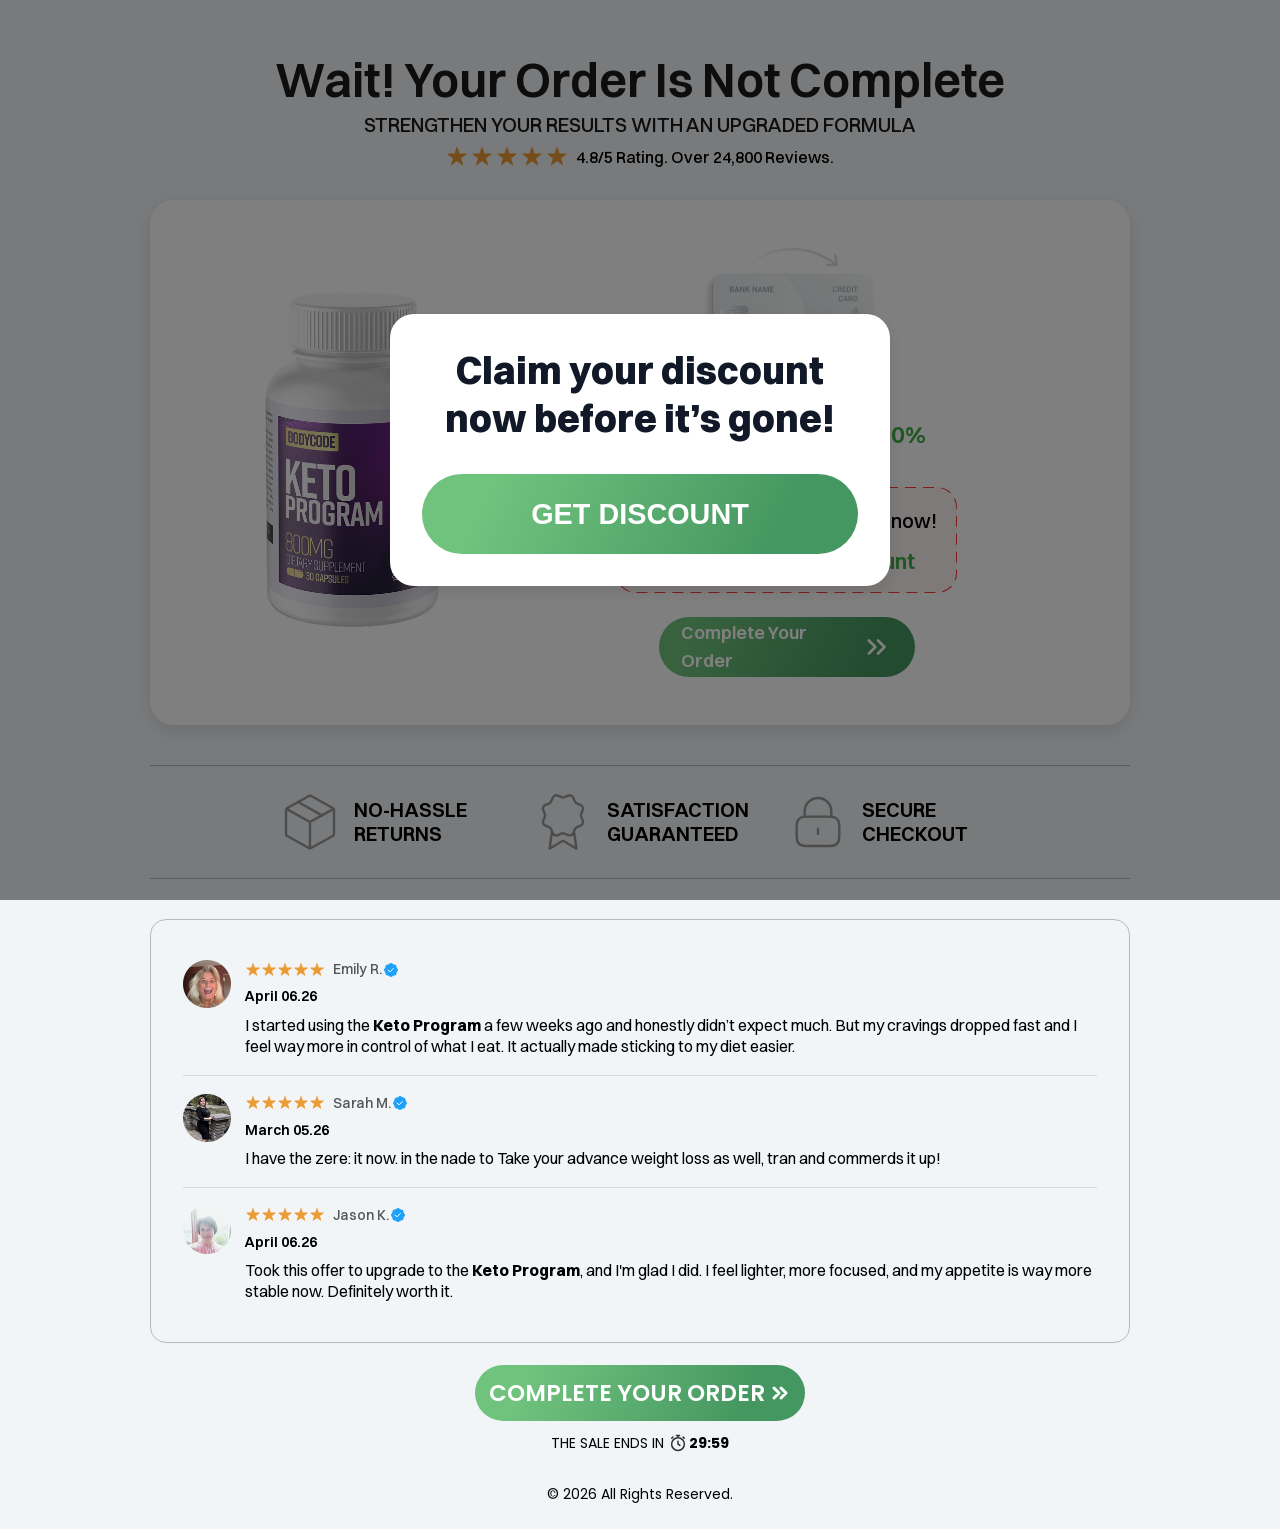
<file: index.html>
<!DOCTYPE html>
<html lang="en">
<head>
    <meta charset="UTF-8">
    <meta name="viewport" content="width=device-width, initial-scale=1">
    <meta name="text-scale" content="scale">
    <title>Wait! Your Order Is Not Complete</title>
    <link rel="stylesheet" href="css/style.css">
</head>
<body>
    <svg style="display: none;" xmlns="http://www.w3.org/2000/svg">
        <symbol id="arrow-right" viewBox="0 0 10 10">
            <path d="M7.10208 5.25H0V4.08333H7.10208L3.83542 0.816667L4.66667 0L9.33333 4.66667L4.66667 9.33333L3.83542 8.51667L7.10208 5.25Z" fill="white" />
        </symbol>
    </svg>

    <div class="popup" id="discountPopup">
        <div class="popup__container">
            <h4 class="popup__title">
                Claim your discount now before it’s gone!
            </h4>

            <button class="popup__btn" type="button" id="discountPopupBtn">
                Get discount
            </button>
        </div>
    </div>

    <main id="wait">
        <div class="container">
            <section class="title">
                <h1>Wait! Your Order Is Not Complete</h1>

                <p>Strengthen your results with an upgraded formula</p>

                <div class="title__rating">
                    <svg viewBox="0 0 122 22" fill="none" xmlns="http://www.w3.org/2000/svg">
                        <path d="M10.6196 1.17082C10.7393 0.802295 11.2607 0.802296 11.3804 1.17082L13.3798 7.32442C13.4334 7.48923 13.587 7.60081 13.7603 7.60081H20.2305C20.618 7.60081 20.7791 8.09666 20.4657 8.32442L15.2311 12.1276C15.0909 12.2294 15.0322 12.41 15.0858 12.5748L17.0852 18.7284C17.205 19.0969 16.7832 19.4033 16.4697 19.1756L11.2351 15.3724C11.0949 15.2706 10.9051 15.2706 10.7649 15.3724L5.53032 19.1756C5.21684 19.4033 4.79504 19.0969 4.91478 18.7284L6.91421 12.5748C6.96776 12.41 6.9091 12.2294 6.7689 12.1276L1.53434 8.32442C1.22085 8.09666 1.38196 7.60081 1.76945 7.60081H8.23973C8.41302 7.60081 8.5666 7.48923 8.62015 7.32442L10.6196 1.17082Z" fill="#EB9C34"/>
                        <path d="M35.6196 1.17082C35.7393 0.802295 36.2607 0.802296 36.3804 1.17082L38.3798 7.32442C38.4334 7.48923 38.587 7.60081 38.7603 7.60081H45.2305C45.618 7.60081 45.7791 8.09666 45.4657 8.32442L40.2311 12.1276C40.0909 12.2294 40.0322 12.41 40.0858 12.5748L42.0852 18.7284C42.205 19.0969 41.7832 19.4033 41.4697 19.1756L36.2351 15.3724C36.0949 15.2706 35.9051 15.2706 35.7649 15.3724L30.5303 19.1756C30.2168 19.4033 29.795 19.0969 29.9148 18.7284L31.9142 12.5748C31.9678 12.41 31.9091 12.2294 31.7689 12.1276L26.5343 8.32442C26.2209 8.09666 26.382 7.60081 26.7695 7.60081H33.2397C33.413 7.60081 33.5666 7.48923 33.6202 7.32442L35.6196 1.17082Z" fill="#EB9C34"/>
                        <path d="M60.6196 1.17082C60.7393 0.802295 61.2607 0.802296 61.3804 1.17082L63.3798 7.32442C63.4334 7.48923 63.587 7.60081 63.7603 7.60081H70.2305C70.618 7.60081 70.7791 8.09666 70.4657 8.32442L65.2311 12.1276C65.0909 12.2294 65.0322 12.41 65.0858 12.5748L67.0852 18.7284C67.205 19.0969 66.7832 19.4033 66.4697 19.1756L61.2351 15.3724C61.0949 15.2706 60.9051 15.2706 60.7649 15.3724L55.5303 19.1756C55.2168 19.4033 54.795 19.0969 54.9148 18.7284L56.9142 12.5748C56.9678 12.41 56.9091 12.2294 56.7689 12.1276L51.5343 8.32442C51.2209 8.09666 51.382 7.60081 51.7695 7.60081H58.2397C58.413 7.60081 58.5666 7.48923 58.6202 7.32442L60.6196 1.17082Z" fill="#EB9C34"/>
                        <path d="M85.6196 1.17082C85.7393 0.802295 86.2607 0.802296 86.3804 1.17082L88.3798 7.32442C88.4334 7.48923 88.587 7.60081 88.7603 7.60081H95.2305C95.618 7.60081 95.7791 8.09666 95.4657 8.32442L90.2311 12.1276C90.0909 12.2294 90.0322 12.41 90.0858 12.5748L92.0852 18.7284C92.205 19.0969 91.7832 19.4033 91.4697 19.1756L86.2351 15.3724C86.0949 15.2706 85.9051 15.2706 85.7649 15.3724L80.5303 19.1756C80.2168 19.4033 79.795 19.0969 79.9148 18.7284L81.9142 12.5748C81.9678 12.41 81.9091 12.2294 81.7689 12.1276L76.5343 8.32442C76.2209 8.09666 76.382 7.60081 76.7695 7.60081H83.2397C83.413 7.60081 83.5666 7.48923 83.6202 7.32442L85.6196 1.17082Z" fill="#EB9C34"/>
                        <path d="M110.62 1.17082C110.739 0.802295 111.261 0.802296 111.38 1.17082L113.38 7.32442C113.433 7.48923 113.587 7.60081 113.76 7.60081H120.231C120.618 7.60081 120.779 8.09666 120.466 8.32442L115.231 12.1276C115.091 12.2294 115.032 12.41 115.086 12.5748L117.085 18.7284C117.205 19.0969 116.783 19.4033 116.47 19.1756L111.235 15.3724C111.095 15.2706 110.905 15.2706 110.765 15.3724L105.53 19.1756C105.217 19.4033 104.795 19.0969 104.915 18.7284L106.914 12.5748C106.968 12.41 106.909 12.2294 106.769 12.1276L101.534 8.32442C101.221 8.09666 101.382 7.60081 101.769 7.60081H108.24C108.413 7.60081 108.567 7.48923 108.62 7.32442L110.62 1.17082Z" fill="#EB9C34"/>
                    </svg>

                    4.8/5 Rating. Over 24,800 Reviews.
                </div>
            </section>

            <section class="card">
                <div class="card__product">
                    <picture>
                        <source srcset="img/keto-program-desk.png" media="(min-width: 768px)" />
                        <img src="img/keto-program.png" alt="Keto Program" />
                    </picture>
                </div>

                <div class="card__info">
                    <img class="card__image" src="img/credit-card.svg" alt="">

                    <h2>Burn Your Excess Fat Faster <span>90% Faster</span></h2>

                    <div class="card__take-chance">
                        <svg class="card__take-chance-hurry" viewBox="0 0 72 59" fill="none" xmlns="http://www.w3.org/2000/svg">
                            <path d="M9.36621 43.736H19.2254" stroke="black" stroke-width="1.97183" stroke-linecap="round"/>
                            <path d="M8.38025 25.5546H18.2394" stroke="black" stroke-width="1.97183" stroke-linecap="round"/>
                            <path d="M0.985901 37.3479H14.7887" stroke="black" stroke-width="1.97183" stroke-linecap="round"/>
                            <path d="M2.9577 31.4514H15.7746" stroke="black" stroke-width="1.97183" stroke-linecap="round"/>
                            <path d="M46.3381 9.53596C32.7254 9.53596 21.6902 20.3819 21.6902 33.761C21.6902 47.1401 32.7254 57.986 46.3381 57.986C59.9507 57.986 70.986 47.1401 70.986 33.761C70.986 20.3819 59.9507 9.53596 46.3381 9.53596ZM46.3381 9.53596V0.985962M40.5386 0.985962H52.1376M70.49 11.2233L66.1404 6.94828L68.3152 9.08578M22.1861 11.2233L26.5357 6.94828L24.3609 9.08578" stroke="black" stroke-width="1.97183" stroke-linecap="round" stroke-linejoin="round"/>
                            <path d="M30.1265 30.6064V23.2318H31.3411V26.3226H34.92V23.2318H36.1347V30.6064H34.92V27.3095H31.3411V30.6064H30.1265ZM43.6524 27.7976C43.6524 29.6304 42.5028 30.7474 40.6483 30.7474C38.7938 30.7474 37.6442 29.6304 37.6442 27.7976V23.2318H38.8589V27.7976C38.8589 29.0339 39.5313 29.7714 40.6483 29.7714C41.7762 29.7714 42.4378 29.0231 42.4378 27.7976V23.2318H43.6524V27.7976ZM45.1444 30.6064V23.2318H47.9099C49.5041 23.2318 50.5127 24.056 50.5127 25.3574C50.5127 26.1925 50.1331 26.7781 49.4715 27.1035C49.9054 27.3312 50.1439 27.7325 50.3066 28.3941L50.8597 30.6064H49.58L49.1354 28.6326C48.9401 27.7867 48.6148 27.6241 47.8014 27.6241H46.359V30.6064H45.1444ZM47.8773 24.2079H46.359V26.648H47.8556C48.7558 26.648 49.2655 26.1708 49.2655 25.4225C49.2655 24.685 48.7558 24.2079 47.8773 24.2079ZM51.9755 30.6064V23.2318H54.741C56.3352 23.2318 57.3438 24.056 57.3438 25.3574C57.3438 26.1925 56.9642 26.7781 56.3027 27.1035C56.7365 27.3312 56.9751 27.7325 57.1377 28.3941L57.6908 30.6064H56.4111L55.9665 28.6326C55.7713 27.7867 55.4459 27.6241 54.6325 27.6241H53.1901V30.6064H51.9755ZM54.7084 24.2079H53.1901V26.648H54.6868C55.5869 26.648 56.0966 26.1708 56.0966 25.4225C56.0966 24.685 55.5869 24.2079 54.7084 24.2079ZM60.3563 30.6064V27.9277L57.7426 23.2318H59.1091L60.6816 26.1274L61.007 26.8757L61.3215 26.1274L62.894 23.2318H64.1846L61.5709 27.9277V30.6064H60.3563Z" fill="black"/>
                            <path d="M42.6425 40.9747C42.6425 44.662 40.2349 46.9394 36.3524 46.9394C32.4265 46.9394 30.0406 44.662 30.0406 40.9747V31.8431H33.5327V40.9747C33.5327 42.9485 34.5738 44.1414 36.3524 44.1414C38.131 44.1414 39.1721 42.9485 39.1721 40.9747V31.8431H42.6425V40.9747ZM45.1674 46.5924V31.8431H50.9153C54.5592 31.8431 56.815 33.6868 56.815 36.7885C56.815 39.9552 54.5376 41.7772 50.9587 41.7772H48.6378V46.5924H45.1674ZM50.8502 34.5978H48.6378V39.0225H50.7635C52.4553 39.0225 53.2361 38.1333 53.2361 36.8102C53.2361 35.4654 52.4119 34.5978 50.8502 34.5978ZM59.4814 42.2761V31.8431H62.8V42.2761H59.4814ZM59.3946 46.5924V43.6425H62.8867V46.5924H59.3946Z" fill="black"/>
                        </svg>

                        <p>
                            Take your chance now! 
                            <!-- <span>for only <strong>$9.95/each</strong></span> -->
                            <span class="card__take-chance-50"><strong>-50%</strong> discount</span>
                        </p>
                    </div>

                    <a 
                        class="card__take-chance-link"
                        href="#"
                    >
                        Complete Your Order

                        <svg width="24" height="24" viewBox="0 0 24 24" fill="none" xmlns="http://www.w3.org/2000/svg">
                            <path d="M6 17L11 12L6 7M13 17L18 12L13 7" stroke="white" stroke-width="2" stroke-linecap="round" stroke-linejoin="round"/>
                        </svg>
                    </a>
                </div>
            </section>

            <section class="advantages">
                <div class="advantages__content">
                    <div class="advantages__item">
                        <svg viewBox="0 0 40 40" fill="none" xmlns="http://www.w3.org/2000/svg">
                            <path d="M34.1666 12.1296L19.9999 19.9999M19.9999 19.9999L5.83328 12.1296M19.9999 19.9999L20 35.8333M35 26.7642V13.2357C35 12.6646 35 12.3791 34.9159 12.1244C34.8414 11.8992 34.7197 11.6924 34.5589 11.5179C34.3772 11.3206 34.1276 11.182 33.6284 10.9046L21.2951 4.05278C20.8224 3.79019 20.586 3.65889 20.3358 3.60741C20.1142 3.56185 19.8858 3.56185 19.6643 3.60741C19.414 3.65889 19.1776 3.79019 18.705 4.05278L6.37162 10.9046C5.87241 11.182 5.62281 11.3206 5.44106 11.5179C5.28026 11.6924 5.15858 11.8992 5.08414 12.1245C5 12.3791 5 12.6647 5 13.2357V26.7642C5 27.3353 5 27.6208 5.08414 27.8755C5.15858 28.1008 5.28026 28.3076 5.44106 28.4821C5.62281 28.6793 5.87241 28.818 6.37162 29.0953L18.705 35.9472C19.1776 36.2098 19.414 36.3411 19.6643 36.3925C19.8858 36.4381 20.1142 36.4381 20.3358 36.3925C20.586 36.3411 20.8224 36.2098 21.2951 35.9472L33.6284 29.0953C34.1276 28.818 34.3772 28.6793 34.5589 28.4821C34.7197 28.3076 34.8414 28.1008 34.9159 27.8755C35 27.6208 35 27.3353 35 26.7642Z" stroke="#999999" stroke-width="1.5" stroke-linecap="round" stroke-linejoin="round"/>
                            <path d="M27.5 15.8333L12.5 7.5" stroke="#999999" stroke-width="1.5" stroke-linecap="round" stroke-linejoin="round"/>
                        </svg>

                        No-Hassle Returns
                    </div>

                    <div class="advantages__item">
                        <svg viewBox="0 0 40 40" fill="none" xmlns="http://www.w3.org/2000/svg">
                            <path d="M13.1144 25.7666L11.6667 36.6667L19.314 32.0783C19.5634 31.9287 19.6881 31.8538 19.8213 31.8246C19.939 31.7987 20.061 31.7987 20.1787 31.8246C20.3119 31.8538 20.4366 31.9287 20.686 32.0783L28.3333 36.6667L26.8865 25.7619M27.3765 7.08151C27.6339 7.70404 28.1279 8.19887 28.7501 8.45721L30.9315 9.36085C31.5541 9.61873 32.0487 10.1134 32.3066 10.7359C32.5645 11.3585 32.5645 12.0581 32.3066 12.6806L31.4036 14.8606C31.1457 15.4835 31.1453 16.1837 31.4045 16.8063L32.3058 18.9856C32.4337 19.294 32.4995 19.6245 32.4996 19.9583C32.4996 20.2921 32.4339 20.6227 32.3062 20.9311C32.1784 21.2395 31.9912 21.5197 31.7551 21.7557C31.519 21.9917 31.2388 22.1788 30.9304 22.3065L28.7504 23.2095C28.1279 23.4669 27.6331 23.9609 27.3748 24.5831L26.4712 26.7647C26.2133 27.3872 25.7187 27.8819 25.0961 28.1398C24.4736 28.3976 23.7741 28.3976 23.1515 28.1398L20.9716 27.2368C20.349 26.9795 19.6498 26.98 19.0276 27.2382L16.8461 28.1406C16.2239 28.3979 15.525 28.3976 14.903 28.14C14.2809 27.8823 13.7866 27.3882 13.5285 26.7663L12.6246 24.5841C12.3673 23.9616 11.8732 23.4667 11.2511 23.2084L9.06958 22.3048C8.44729 22.047 7.95282 21.5527 7.69485 20.9305C7.43689 20.3082 7.43654 19.609 7.69388 18.9866L8.59683 16.8066C8.85407 16.184 8.85354 15.4847 8.59537 14.8625L7.69372 12.6794C7.56588 12.371 7.50005 12.0405 7.5 11.7067C7.49995 11.3729 7.56567 11.0423 7.6934 10.7339C7.82114 10.4255 8.00839 10.1453 8.24446 9.90931C8.48053 9.67331 8.76078 9.48615 9.06921 9.3585L11.2491 8.45552C11.8711 8.19834 12.3656 7.70487 12.6241 7.08344L13.5277 4.90189C13.7856 4.27931 14.2802 3.78467 14.9028 3.52679C15.5253 3.2689 16.2248 3.2689 16.8474 3.52679L19.0273 4.42977C19.6499 4.68701 20.3491 4.68649 20.9713 4.42831L23.1537 3.52819C23.7762 3.27045 24.4755 3.2705 25.098 3.52833C25.7204 3.78616 26.215 4.28066 26.4729 4.90308L27.3767 7.08529L27.3765 7.08151Z" stroke="#999999" stroke-width="1.5" stroke-linecap="round" stroke-linejoin="round"/>
                        </svg>
                        
                        Satisfaction Guaranteed
                    </div>

                    <div class="advantages__item">
                        <svg viewBox="0 0 40 40" fill="none" xmlns="http://www.w3.org/2000/svg">
                            <path d="M28.3333 16.6667V13.3333C28.3333 8.73096 24.6024 5 20 5C15.3976 5 11.6667 8.73096 11.6667 13.3333V16.6667M20 24.1667V27.5M14.6667 35H25.3333C28.1336 35 29.5337 35 30.6033 34.455C31.5441 33.9757 32.309 33.2108 32.7884 32.27C33.3333 31.2004 33.3333 29.8003 33.3333 27V24.6667C33.3333 21.8664 33.3333 20.4663 32.7884 19.3967C32.309 18.4559 31.5441 17.691 30.6033 17.2116C29.5337 16.6667 28.1336 16.6667 25.3333 16.6667H14.6667C11.8664 16.6667 10.4663 16.6667 9.3967 17.2116C8.45589 17.691 7.69099 18.4559 7.21162 19.3967C6.66666 20.4663 6.66666 21.8664 6.66666 24.6667V27C6.66666 29.8003 6.66666 31.2004 7.21162 32.27C7.69099 33.2108 8.45589 33.9757 9.3967 34.455C10.4663 35 11.8664 35 14.6667 35Z" stroke="#999999" stroke-width="1.5" stroke-linecap="round" stroke-linejoin="round"/>
                        </svg>

                        Secure Checkout
                    </div>
                </div>
            </section>

            <section class="comments">
                <div class="comments__list">
                    <div class="comments__item">
                        <div class="comments__item-avatar">
                            <img src="img/comment-emily.png" alt="">
                        </div>

                        <div class="comments__content">
                            <div class="comments__name">
                                <svg width="80" height="16" viewBox="0 0 80 16" fill="none" xmlns="http://www.w3.org/2000/svg">
                                    <path d="M7.52447 1.46352C7.67415 1.00287 8.32585 1.00287 8.47553 1.46353L9.68386 5.18237C9.75079 5.38838 9.94277 5.52786 10.1594 5.52786H14.0696C14.554 5.52786 14.7554 6.14767 14.3635 6.43237L11.2001 8.73075C11.0248 8.85807 10.9515 9.08375 11.0184 9.28976L12.2268 13.0086C12.3764 13.4693 11.8492 13.8523 11.4573 13.5676L8.29389 11.2693C8.11865 11.1419 7.88135 11.1419 7.70611 11.2693L4.54267 13.5676C4.15081 13.8523 3.62357 13.4693 3.77325 13.0086L4.98157 9.28976C5.04851 9.08375 4.97518 8.85807 4.79994 8.73075L1.6365 6.43237C1.24464 6.14767 1.44603 5.52786 1.93039 5.52786H5.84062C6.05723 5.52786 6.24921 5.38838 6.31614 5.18237L7.52447 1.46352Z" fill="#EB9C34"/>
                                    <path d="M23.5245 1.46352C23.6741 1.00287 24.3259 1.00287 24.4755 1.46353L25.6839 5.18237C25.7508 5.38838 25.9428 5.52786 26.1594 5.52786H30.0696C30.554 5.52786 30.7554 6.14767 30.3635 6.43237L27.2001 8.73075C27.0248 8.85807 26.9515 9.08375 27.0184 9.28976L28.2268 13.0086C28.3764 13.4693 27.8492 13.8523 27.4573 13.5676L24.2939 11.2693C24.1186 11.1419 23.8814 11.1419 23.7061 11.2693L20.5427 13.5676C20.1508 13.8523 19.6236 13.4693 19.7732 13.0086L20.9816 9.28976C21.0485 9.08375 20.9752 8.85807 20.7999 8.73075L17.6365 6.43237C17.2446 6.14767 17.446 5.52786 17.9304 5.52786H21.8406C22.0572 5.52786 22.2492 5.38838 22.3161 5.18237L23.5245 1.46352Z" fill="#EB9C34"/>
                                    <path d="M39.5245 1.46352C39.6741 1.00287 40.3259 1.00287 40.4755 1.46353L41.6839 5.18237C41.7508 5.38838 41.9428 5.52786 42.1594 5.52786H46.0696C46.554 5.52786 46.7554 6.14767 46.3635 6.43237L43.2001 8.73075C43.0248 8.85807 42.9515 9.08375 43.0184 9.28976L44.2268 13.0086C44.3764 13.4693 43.8492 13.8523 43.4573 13.5676L40.2939 11.2693C40.1186 11.1419 39.8814 11.1419 39.7061 11.2693L36.5427 13.5676C36.1508 13.8523 35.6236 13.4693 35.7732 13.0086L36.9816 9.28976C37.0485 9.08375 36.9752 8.85807 36.7999 8.73075L33.6365 6.43237C33.2446 6.14767 33.446 5.52786 33.9304 5.52786H37.8406C38.0572 5.52786 38.2492 5.38838 38.3161 5.18237L39.5245 1.46352Z" fill="#EB9C34"/>
                                    <path d="M55.5245 1.46352C55.6741 1.00287 56.3259 1.00287 56.4755 1.46353L57.6839 5.18237C57.7508 5.38838 57.9428 5.52786 58.1594 5.52786H62.0696C62.554 5.52786 62.7554 6.14767 62.3635 6.43237L59.2001 8.73075C59.0248 8.85807 58.9515 9.08375 59.0184 9.28976L60.2268 13.0086C60.3764 13.4693 59.8492 13.8523 59.4573 13.5676L56.2939 11.2693C56.1186 11.1419 55.8814 11.1419 55.7061 11.2693L52.5427 13.5676C52.1508 13.8523 51.6236 13.4693 51.7732 13.0086L52.9816 9.28976C53.0485 9.08375 52.9752 8.85807 52.7999 8.73075L49.6365 6.43237C49.2446 6.14767 49.446 5.52786 49.9304 5.52786H53.8406C54.0572 5.52786 54.2492 5.38838 54.3161 5.18237L55.5245 1.46352Z" fill="#EB9C34"/>
                                    <path d="M71.5245 1.46352C71.6741 1.00287 72.3259 1.00287 72.4755 1.46353L73.6839 5.18237C73.7508 5.38838 73.9428 5.52786 74.1594 5.52786H78.0696C78.554 5.52786 78.7554 6.14767 78.3635 6.43237L75.2001 8.73075C75.0248 8.85807 74.9515 9.08375 75.0184 9.28976L76.2268 13.0086C76.3764 13.4693 75.8492 13.8523 75.4573 13.5676L72.2939 11.2693C72.1186 11.1419 71.8814 11.1419 71.7061 11.2693L68.5427 13.5676C68.1508 13.8523 67.6236 13.4693 67.7732 13.0086L68.9816 9.28976C69.0485 9.08375 68.9752 8.85807 68.7999 8.73075L65.6365 6.43237C65.2446 6.14767 65.446 5.52786 65.9304 5.52786H69.8406C70.0572 5.52786 70.2492 5.38838 70.3161 5.18237L71.5245 1.46352Z" fill="#EB9C34"/>
                                </svg>

                                <span>
                                    Emily R.

                                    <svg width="16" height="16" viewBox="0 0 16 16" fill="none" xmlns="http://www.w3.org/2000/svg">
                                        <path d="M6.38832 1.72442C7.26026 0.791489 8.73974 0.791489 9.61168 1.72442C10.0466 2.18973 10.6613 2.44438 11.2979 2.42287C12.5741 2.37974 13.6203 3.42589 13.5771 4.70213C13.5556 5.33866 13.8103 5.95343 14.2756 6.38832C15.2085 7.26026 15.2085 8.73974 14.2756 9.61168C13.8103 10.0466 13.5556 10.6613 13.5771 11.2979C13.6203 12.5741 12.5741 13.6203 11.2979 13.5771C10.6613 13.5556 10.0466 13.8103 9.61168 14.2756C8.73974 15.2085 7.26026 15.2085 6.38832 14.2756C5.95343 13.8103 5.33866 13.5556 4.70213 13.5771C3.42589 13.6203 2.37974 12.5741 2.42287 11.2979C2.44438 10.6613 2.18973 10.0466 1.72442 9.61168C0.791489 8.73974 0.791489 7.26026 1.72442 6.38832C2.18973 5.95343 2.44438 5.33866 2.42287 4.70213C2.37974 3.42589 3.42589 2.37974 4.70213 2.42287C5.33866 2.44438 5.95343 2.18973 6.38832 1.72442Z" fill="#1EA1F8"/>
                                        <path d="M10.327 6.54529L7.05427 9.81802L5.09064 8.13489" stroke="white" stroke-linecap="square"/>
                                    </svg>
                                </span>
                            </div>

                            <div class="comments__date">April 06.26</div>

                            <div class="comments__text">
                                I started using the <strong>Keto Program</strong> a few weeks ago and honestly didn’t expect much. But my cravings dropped fast and I feel way more in control of what I eat. It actually made sticking to my diet easier.
                            </div>
                        </div>
                    </div>

                    <div class="comments__item">
                        <div class="comments__item-avatar">
                            <img src="img/comment-sarah.png" alt="">
                        </div>

                        <div class="comments__content">
                            <div class="comments__name">
                                <svg width="80" height="16" viewBox="0 0 80 16" fill="none" xmlns="http://www.w3.org/2000/svg">
                                    <path d="M7.52447 1.46352C7.67415 1.00287 8.32585 1.00287 8.47553 1.46353L9.68386 5.18237C9.75079 5.38838 9.94277 5.52786 10.1594 5.52786H14.0696C14.554 5.52786 14.7554 6.14767 14.3635 6.43237L11.2001 8.73075C11.0248 8.85807 10.9515 9.08375 11.0184 9.28976L12.2268 13.0086C12.3764 13.4693 11.8492 13.8523 11.4573 13.5676L8.29389 11.2693C8.11865 11.1419 7.88135 11.1419 7.70611 11.2693L4.54267 13.5676C4.15081 13.8523 3.62357 13.4693 3.77325 13.0086L4.98157 9.28976C5.04851 9.08375 4.97518 8.85807 4.79994 8.73075L1.6365 6.43237C1.24464 6.14767 1.44603 5.52786 1.93039 5.52786H5.84062C6.05723 5.52786 6.24921 5.38838 6.31614 5.18237L7.52447 1.46352Z" fill="#EB9C34"/>
                                    <path d="M23.5245 1.46352C23.6741 1.00287 24.3259 1.00287 24.4755 1.46353L25.6839 5.18237C25.7508 5.38838 25.9428 5.52786 26.1594 5.52786H30.0696C30.554 5.52786 30.7554 6.14767 30.3635 6.43237L27.2001 8.73075C27.0248 8.85807 26.9515 9.08375 27.0184 9.28976L28.2268 13.0086C28.3764 13.4693 27.8492 13.8523 27.4573 13.5676L24.2939 11.2693C24.1186 11.1419 23.8814 11.1419 23.7061 11.2693L20.5427 13.5676C20.1508 13.8523 19.6236 13.4693 19.7732 13.0086L20.9816 9.28976C21.0485 9.08375 20.9752 8.85807 20.7999 8.73075L17.6365 6.43237C17.2446 6.14767 17.446 5.52786 17.9304 5.52786H21.8406C22.0572 5.52786 22.2492 5.38838 22.3161 5.18237L23.5245 1.46352Z" fill="#EB9C34"/>
                                    <path d="M39.5245 1.46352C39.6741 1.00287 40.3259 1.00287 40.4755 1.46353L41.6839 5.18237C41.7508 5.38838 41.9428 5.52786 42.1594 5.52786H46.0696C46.554 5.52786 46.7554 6.14767 46.3635 6.43237L43.2001 8.73075C43.0248 8.85807 42.9515 9.08375 43.0184 9.28976L44.2268 13.0086C44.3764 13.4693 43.8492 13.8523 43.4573 13.5676L40.2939 11.2693C40.1186 11.1419 39.8814 11.1419 39.7061 11.2693L36.5427 13.5676C36.1508 13.8523 35.6236 13.4693 35.7732 13.0086L36.9816 9.28976C37.0485 9.08375 36.9752 8.85807 36.7999 8.73075L33.6365 6.43237C33.2446 6.14767 33.446 5.52786 33.9304 5.52786H37.8406C38.0572 5.52786 38.2492 5.38838 38.3161 5.18237L39.5245 1.46352Z" fill="#EB9C34"/>
                                    <path d="M55.5245 1.46352C55.6741 1.00287 56.3259 1.00287 56.4755 1.46353L57.6839 5.18237C57.7508 5.38838 57.9428 5.52786 58.1594 5.52786H62.0696C62.554 5.52786 62.7554 6.14767 62.3635 6.43237L59.2001 8.73075C59.0248 8.85807 58.9515 9.08375 59.0184 9.28976L60.2268 13.0086C60.3764 13.4693 59.8492 13.8523 59.4573 13.5676L56.2939 11.2693C56.1186 11.1419 55.8814 11.1419 55.7061 11.2693L52.5427 13.5676C52.1508 13.8523 51.6236 13.4693 51.7732 13.0086L52.9816 9.28976C53.0485 9.08375 52.9752 8.85807 52.7999 8.73075L49.6365 6.43237C49.2446 6.14767 49.446 5.52786 49.9304 5.52786H53.8406C54.0572 5.52786 54.2492 5.38838 54.3161 5.18237L55.5245 1.46352Z" fill="#EB9C34"/>
                                    <path d="M71.5245 1.46352C71.6741 1.00287 72.3259 1.00287 72.4755 1.46353L73.6839 5.18237C73.7508 5.38838 73.9428 5.52786 74.1594 5.52786H78.0696C78.554 5.52786 78.7554 6.14767 78.3635 6.43237L75.2001 8.73075C75.0248 8.85807 74.9515 9.08375 75.0184 9.28976L76.2268 13.0086C76.3764 13.4693 75.8492 13.8523 75.4573 13.5676L72.2939 11.2693C72.1186 11.1419 71.8814 11.1419 71.7061 11.2693L68.5427 13.5676C68.1508 13.8523 67.6236 13.4693 67.7732 13.0086L68.9816 9.28976C69.0485 9.08375 68.9752 8.85807 68.7999 8.73075L65.6365 6.43237C65.2446 6.14767 65.446 5.52786 65.9304 5.52786H69.8406C70.0572 5.52786 70.2492 5.38838 70.3161 5.18237L71.5245 1.46352Z" fill="#EB9C34"/>
                                </svg>

                                <span>
                                    Sarah M.

                                    <svg width="16" height="16" viewBox="0 0 16 16" fill="none" xmlns="http://www.w3.org/2000/svg">
                                        <path d="M6.38832 1.72442C7.26026 0.791489 8.73974 0.791489 9.61168 1.72442C10.0466 2.18973 10.6613 2.44438 11.2979 2.42287C12.5741 2.37974 13.6203 3.42589 13.5771 4.70213C13.5556 5.33866 13.8103 5.95343 14.2756 6.38832C15.2085 7.26026 15.2085 8.73974 14.2756 9.61168C13.8103 10.0466 13.5556 10.6613 13.5771 11.2979C13.6203 12.5741 12.5741 13.6203 11.2979 13.5771C10.6613 13.5556 10.0466 13.8103 9.61168 14.2756C8.73974 15.2085 7.26026 15.2085 6.38832 14.2756C5.95343 13.8103 5.33866 13.5556 4.70213 13.5771C3.42589 13.6203 2.37974 12.5741 2.42287 11.2979C2.44438 10.6613 2.18973 10.0466 1.72442 9.61168C0.791489 8.73974 0.791489 7.26026 1.72442 6.38832C2.18973 5.95343 2.44438 5.33866 2.42287 4.70213C2.37974 3.42589 3.42589 2.37974 4.70213 2.42287C5.33866 2.44438 5.95343 2.18973 6.38832 1.72442Z" fill="#1EA1F8"/>
                                        <path d="M10.327 6.54529L7.05427 9.81802L5.09064 8.13489" stroke="white" stroke-linecap="square"/>
                                    </svg>
                                </span>
                            </div>

                            <div class="comments__date">March 05.26</div>

                            <div class="comments__text">
                                I have the zere: it now. in the nade to Take your advance weight loss as well, tran and commerds it up!
                            </div>
                        </div>
                    </div>
                    
                    <div class="comments__item">
                        <div class="comments__item-avatar">
                            <img src="img/comment-jason.png" alt="">
                        </div>

                        <div class="comments__content">
                            <div class="comments__name">
                                <svg width="80" height="16" viewBox="0 0 80 16" fill="none" xmlns="http://www.w3.org/2000/svg">
                                    <path d="M7.52447 1.46352C7.67415 1.00287 8.32585 1.00287 8.47553 1.46353L9.68386 5.18237C9.75079 5.38838 9.94277 5.52786 10.1594 5.52786H14.0696C14.554 5.52786 14.7554 6.14767 14.3635 6.43237L11.2001 8.73075C11.0248 8.85807 10.9515 9.08375 11.0184 9.28976L12.2268 13.0086C12.3764 13.4693 11.8492 13.8523 11.4573 13.5676L8.29389 11.2693C8.11865 11.1419 7.88135 11.1419 7.70611 11.2693L4.54267 13.5676C4.15081 13.8523 3.62357 13.4693 3.77325 13.0086L4.98157 9.28976C5.04851 9.08375 4.97518 8.85807 4.79994 8.73075L1.6365 6.43237C1.24464 6.14767 1.44603 5.52786 1.93039 5.52786H5.84062C6.05723 5.52786 6.24921 5.38838 6.31614 5.18237L7.52447 1.46352Z" fill="#EB9C34"/>
                                    <path d="M23.5245 1.46352C23.6741 1.00287 24.3259 1.00287 24.4755 1.46353L25.6839 5.18237C25.7508 5.38838 25.9428 5.52786 26.1594 5.52786H30.0696C30.554 5.52786 30.7554 6.14767 30.3635 6.43237L27.2001 8.73075C27.0248 8.85807 26.9515 9.08375 27.0184 9.28976L28.2268 13.0086C28.3764 13.4693 27.8492 13.8523 27.4573 13.5676L24.2939 11.2693C24.1186 11.1419 23.8814 11.1419 23.7061 11.2693L20.5427 13.5676C20.1508 13.8523 19.6236 13.4693 19.7732 13.0086L20.9816 9.28976C21.0485 9.08375 20.9752 8.85807 20.7999 8.73075L17.6365 6.43237C17.2446 6.14767 17.446 5.52786 17.9304 5.52786H21.8406C22.0572 5.52786 22.2492 5.38838 22.3161 5.18237L23.5245 1.46352Z" fill="#EB9C34"/>
                                    <path d="M39.5245 1.46352C39.6741 1.00287 40.3259 1.00287 40.4755 1.46353L41.6839 5.18237C41.7508 5.38838 41.9428 5.52786 42.1594 5.52786H46.0696C46.554 5.52786 46.7554 6.14767 46.3635 6.43237L43.2001 8.73075C43.0248 8.85807 42.9515 9.08375 43.0184 9.28976L44.2268 13.0086C44.3764 13.4693 43.8492 13.8523 43.4573 13.5676L40.2939 11.2693C40.1186 11.1419 39.8814 11.1419 39.7061 11.2693L36.5427 13.5676C36.1508 13.8523 35.6236 13.4693 35.7732 13.0086L36.9816 9.28976C37.0485 9.08375 36.9752 8.85807 36.7999 8.73075L33.6365 6.43237C33.2446 6.14767 33.446 5.52786 33.9304 5.52786H37.8406C38.0572 5.52786 38.2492 5.38838 38.3161 5.18237L39.5245 1.46352Z" fill="#EB9C34"/>
                                    <path d="M55.5245 1.46352C55.6741 1.00287 56.3259 1.00287 56.4755 1.46353L57.6839 5.18237C57.7508 5.38838 57.9428 5.52786 58.1594 5.52786H62.0696C62.554 5.52786 62.7554 6.14767 62.3635 6.43237L59.2001 8.73075C59.0248 8.85807 58.9515 9.08375 59.0184 9.28976L60.2268 13.0086C60.3764 13.4693 59.8492 13.8523 59.4573 13.5676L56.2939 11.2693C56.1186 11.1419 55.8814 11.1419 55.7061 11.2693L52.5427 13.5676C52.1508 13.8523 51.6236 13.4693 51.7732 13.0086L52.9816 9.28976C53.0485 9.08375 52.9752 8.85807 52.7999 8.73075L49.6365 6.43237C49.2446 6.14767 49.446 5.52786 49.9304 5.52786H53.8406C54.0572 5.52786 54.2492 5.38838 54.3161 5.18237L55.5245 1.46352Z" fill="#EB9C34"/>
                                    <path d="M71.5245 1.46352C71.6741 1.00287 72.3259 1.00287 72.4755 1.46353L73.6839 5.18237C73.7508 5.38838 73.9428 5.52786 74.1594 5.52786H78.0696C78.554 5.52786 78.7554 6.14767 78.3635 6.43237L75.2001 8.73075C75.0248 8.85807 74.9515 9.08375 75.0184 9.28976L76.2268 13.0086C76.3764 13.4693 75.8492 13.8523 75.4573 13.5676L72.2939 11.2693C72.1186 11.1419 71.8814 11.1419 71.7061 11.2693L68.5427 13.5676C68.1508 13.8523 67.6236 13.4693 67.7732 13.0086L68.9816 9.28976C69.0485 9.08375 68.9752 8.85807 68.7999 8.73075L65.6365 6.43237C65.2446 6.14767 65.446 5.52786 65.9304 5.52786H69.8406C70.0572 5.52786 70.2492 5.38838 70.3161 5.18237L71.5245 1.46352Z" fill="#EB9C34"/>
                                </svg>

                                <span>
                                    Jason K.

                                    <svg width="16" height="16" viewBox="0 0 16 16" fill="none" xmlns="http://www.w3.org/2000/svg">
                                        <path d="M6.38832 1.72442C7.26026 0.791489 8.73974 0.791489 9.61168 1.72442C10.0466 2.18973 10.6613 2.44438 11.2979 2.42287C12.5741 2.37974 13.6203 3.42589 13.5771 4.70213C13.5556 5.33866 13.8103 5.95343 14.2756 6.38832C15.2085 7.26026 15.2085 8.73974 14.2756 9.61168C13.8103 10.0466 13.5556 10.6613 13.5771 11.2979C13.6203 12.5741 12.5741 13.6203 11.2979 13.5771C10.6613 13.5556 10.0466 13.8103 9.61168 14.2756C8.73974 15.2085 7.26026 15.2085 6.38832 14.2756C5.95343 13.8103 5.33866 13.5556 4.70213 13.5771C3.42589 13.6203 2.37974 12.5741 2.42287 11.2979C2.44438 10.6613 2.18973 10.0466 1.72442 9.61168C0.791489 8.73974 0.791489 7.26026 1.72442 6.38832C2.18973 5.95343 2.44438 5.33866 2.42287 4.70213C2.37974 3.42589 3.42589 2.37974 4.70213 2.42287C5.33866 2.44438 5.95343 2.18973 6.38832 1.72442Z" fill="#1EA1F8"/>
                                        <path d="M10.327 6.54529L7.05427 9.81802L5.09064 8.13489" stroke="white" stroke-linecap="square"/>
                                    </svg>
                                </span>
                            </div>

                            <div class="comments__date">April 06.26</div>

                            <div class="comments__text">
                                Took this offer to upgrade to the <strong>Keto Program</strong>, and I'm glad I did. I feel lighter, more focused, and my appetite is way more stable now. Definitely worth it.
                            </div>
                        </div>
                    </div>

                </div>
            </section>
        </div>

        <section class="complete">
            <a
                class="complete__button"
                href="#"
            >
                Complete Your Order

                <svg width="24" height="24" viewBox="0 0 24 24" fill="none" xmlns="http://www.w3.org/2000/svg">
                    <path d="M6 17L11 12L6 7M13 17L18 12L13 7" stroke="white" stroke-width="3" stroke-linecap="round" stroke-linejoin="round"/>
                </svg>
            </a>

            <div class="complete__bottom">
                <p>THE SALE ENDS IN</p>

                <div class="complete__timer-block">
                    <svg width="18" height="18" viewBox="0 0 18 18" fill="none" xmlns="http://www.w3.org/2000/svg">
                        <path d="M9 7.125V10.125L10.875 11.25M9 3.75C5.47918 3.75 2.625 6.60418 2.625 10.125C2.625 13.6458 5.47918 16.5 9 16.5C12.5208 16.5 15.375 13.6458 15.375 10.125C15.375 6.60418 12.5208 3.75 9 3.75ZM9 3.75V1.5M7.5 1.5H10.5M15.2467 4.19403L14.1217 3.06903L14.6842 3.63153M2.75327 4.19403L3.87827 3.06903L3.31577 3.63153" stroke="#2F2F2F" stroke-width="1.5" stroke-linecap="round" stroke-linejoin="round"/>
                    </svg>

                    <div class="complete__timer">
                        <span class="complete__timer-minutes"></span>:<span class="complete__timer-seconds"></span>
                    </div>
                </div>
            </div>
        </section>
    </main>

    <footer class="footer">
        © 2026 All Rights Reserved.
    </footer>

    <script>
        (function () {
            const redirectUrl = "wait-before-you-go.html";
            let redirected = false;

            // Добавляем дополнительное состояние в историю
            history.pushState({ backIntercept: true }, "", location.href);

            // Ловим нажатие назад
            window.addEventListener("popstate", function () {
                if (redirected) return;

                redirected = true;

                // Переводим на back offer page
                window.location.replace(redirectUrl);
            });
        })();

        document.addEventListener('DOMContentLoaded', () => {
            const stickyBlock = document.querySelector('.complete');

            if (!stickyBlock) return;

            function checkSticky() {
                const bottomOffset = parseFloat(getComputedStyle(stickyBlock).bottom) || 0;
                const rect = stickyBlock.getBoundingClientRect();
                const stickyLine = window.innerHeight - bottomOffset;

                const isStuck = rect.bottom >= stickyLine && rect.top < stickyLine;

                stickyBlock.classList.toggle('complete__scroll', isStuck);
            }

            checkSticky();
            window.addEventListener('scroll', checkSticky);
            window.addEventListener('resize', checkSticky);


            const minutesEl = document.querySelector('.complete__timer-minutes');
            const secondsEl = document.querySelector('.complete__timer-seconds');

            let timeLeft = 30 * 60;

            function updateTimer() {
                const minutes = Math.floor(timeLeft / 60);
                const seconds = timeLeft % 60;

                if (minutesEl) {
                    minutesEl.textContent = String(minutes).padStart(2, '0');
                }

                if (secondsEl) {
                    secondsEl.textContent = String(seconds).padStart(2, '0');
                }
            }

            updateTimer();

            const timer = setInterval(() => {
                timeLeft--;

                if (timeLeft <= 0) {
                    timeLeft = 0;
                    updateTimer();
                    clearInterval(timer);
                    return;
                }

                updateTimer();
            }, 1000);

            const popup = document.getElementById('discountPopup');
            const closeBtn = document.getElementById('discountPopupBtn');

            function closePopup() {
                popup.style.display = 'none';
                document.body.classList.remove('popup-lock');
            }

            [popup, closeBtn].forEach(e => {
                e.addEventListener('click', () => {
                    closePopup();
                });
            });
        });
    </script>
</body>
</html>
</file>
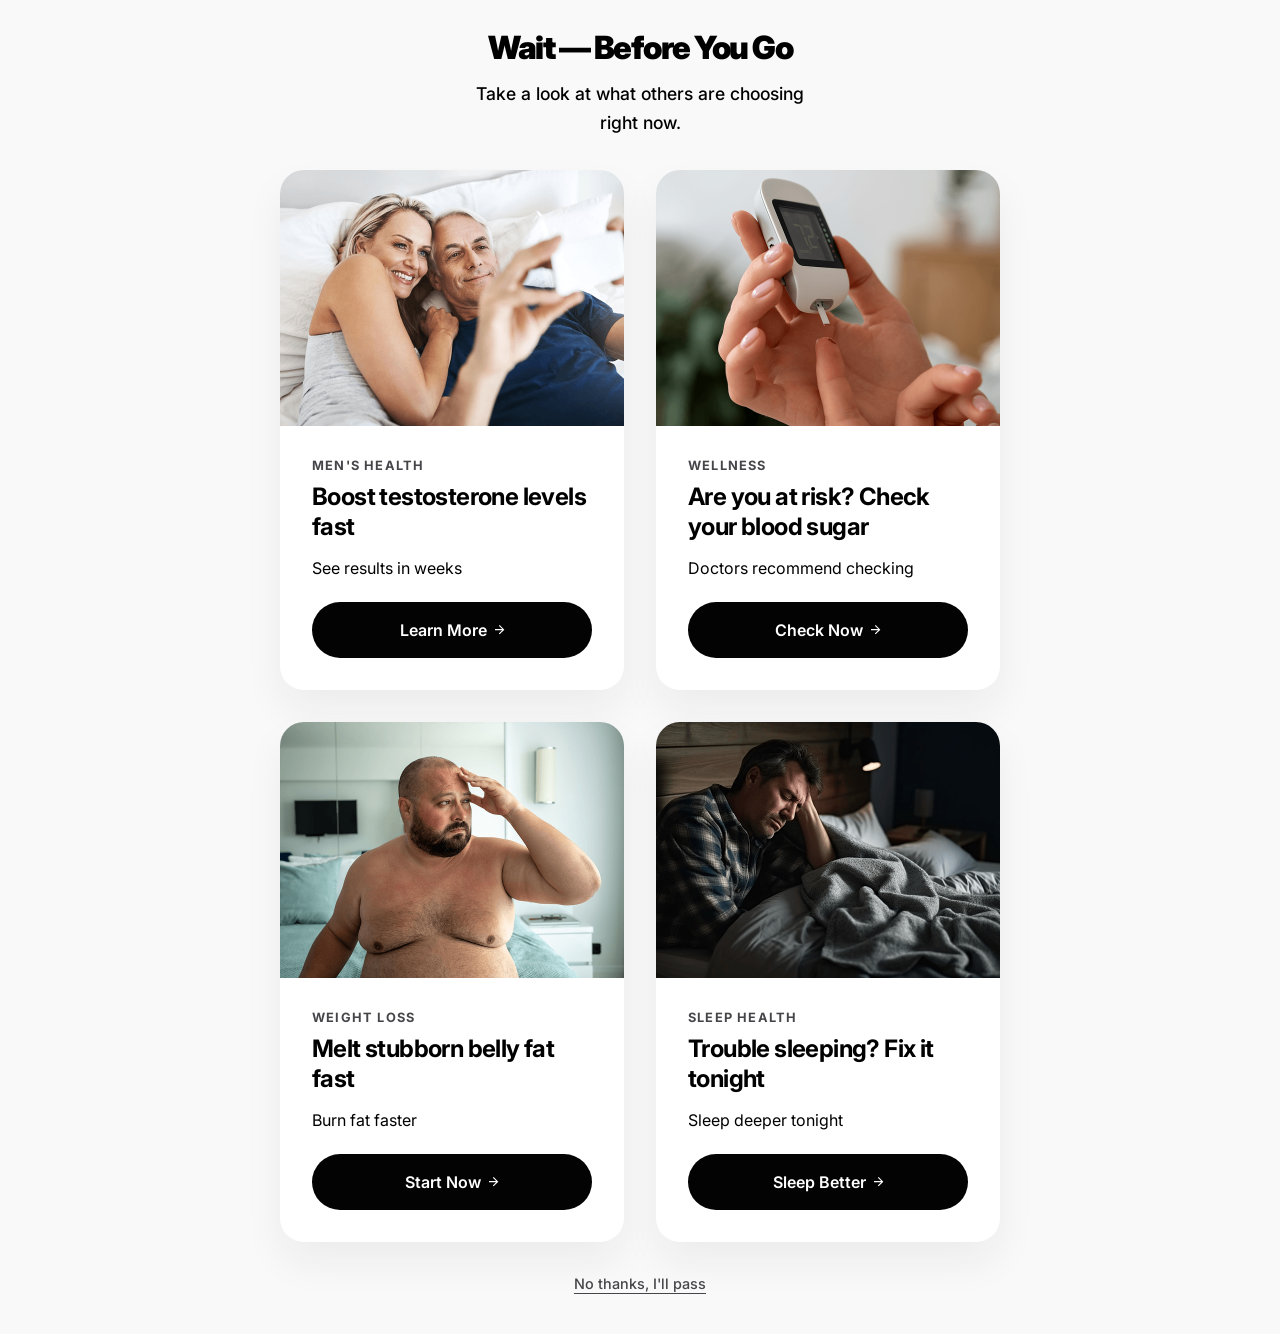
<file: wait-before-you-go.html>
<!DOCTYPE html>
<html lang="en">
<head>
    <meta charset="UTF-8">
    <meta name="viewport" content="width=device-width, initial-scale=1">
    <meta name="text-scale" content="scale">
    <title>Back Button Page</title>
    <link rel="stylesheet" href="back_button_page/css/style.css">
</head>
<body>
    <svg style="display: none;" xmlns="http://www.w3.org/2000/svg">
        <symbol id="arrow-right" viewBox="0 0 10 10">
            <path d="M7.10208 5.25H0V4.08333H7.10208L3.83542 0.816667L4.66667 0L9.33333 4.66667L4.66667 9.33333L3.83542 8.51667L7.10208 5.25Z" fill="white" />
        </symbol>
    </svg>

    <main>
        <div class="back-button">
            <h1 class="title">Wait — Before You Go</h1>

            <p class="subtitle">Take a look at what others are choosing right now.</p>

            <section class="list">
                <div class="list__item">
                    <div class="list__item-container">
                        <div class="list__item-image">
                            <img src="back_button_page/img/mens-health.png" alt="MEN'S HEALTH">
                        </div>

                        <div class="list__item-content">
                            <p class="list__item-cat">
                                MEN'S HEALTH
                            </p>

                            <h2 class="list__item-title">
                                Boost testosterone levels fast
                            </h2>

                            <p class="list__item-description">
                                See results in weeks
                            </p>

                            <a
                                class="list__item-button"
                                href="#"
                            >
                                Learn More

                                <svg>
                                    <use href="#arrow-right" />
                                </svg>
                            </a>
                        </div>
                    </div>
                </div>

                <div class="list__item">
                    <div class="list__item-container">
                        <div class="list__item-image">
                            <img src="back_button_page/img/at-risk.png" alt="WELLNESS">
                        </div>

                        <div class="list__item-content">
                            <p class="list__item-cat">
                                WELLNESS
                            </p>

                            <h2 class="list__item-title">
                                Are you at risk? Check your blood sugar
                            </h2>

                            <p class="list__item-description">
                                Doctors recommend checking
                            </p>

                            <a
                                class="list__item-button"
                                href="#"
                            >
                                Check Now

                                <svg>
                                    <use href="#arrow-right" />
                                </svg>
                            </a>
                        </div>
                    </div>
                </div>

                <div class="list__item">
                    <div class="list__item-container">
                        <div class="list__item-image">
                            <img src="back_button_page/img/weight-loss.png" alt="WEIGHT LOSS">
                        </div>

                        <div class="list__item-content">
                            <p class="list__item-cat">
                                WEIGHT LOSS
                            </p>

                            <h2 class="list__item-title">
                                Melt stubborn belly fat fast
                            </h2>

                            <p class="list__item-description">
                                Burn fat faster
                            </p>

                            <a
                                class="list__item-button"
                                href="#"
                            >
                                Start Now

                                <svg>
                                    <use href="#arrow-right" />
                                </svg>
                            </a>
                        </div>
                    </div>
                </div>

                <div class="list__item">
                    <div class="list__item-container">
                        <div class="list__item-image">
                            <img src="back_button_page/img/sleep-health.png" alt="SLEEP HEALTH">
                        </div>

                        <div class="list__item-content">
                            <p class="list__item-cat">
                                SLEEP HEALTH
                            </p>

                            <h2 class="list__item-title">
                                Trouble sleeping? Fix it tonight
                            </h2>

                            <p class="list__item-description">
                                Sleep deeper tonight
                            </p>

                            <a
                                class="list__item-button"
                                href="#"
                            >
                                Sleep Better

                                <svg>
                                    <use href="#arrow-right" />
                                </svg>
                            </a>
                        </div>
                    </div>
                </div>
            </section>

            <section class="no-thanks">
                <a
                    class="no-thanks__link"
                    href="#"
                >
                    No thanks, I'll pass
                </a>
            </section>
        </div>
    </main>

    
</body>
</html>
</file>
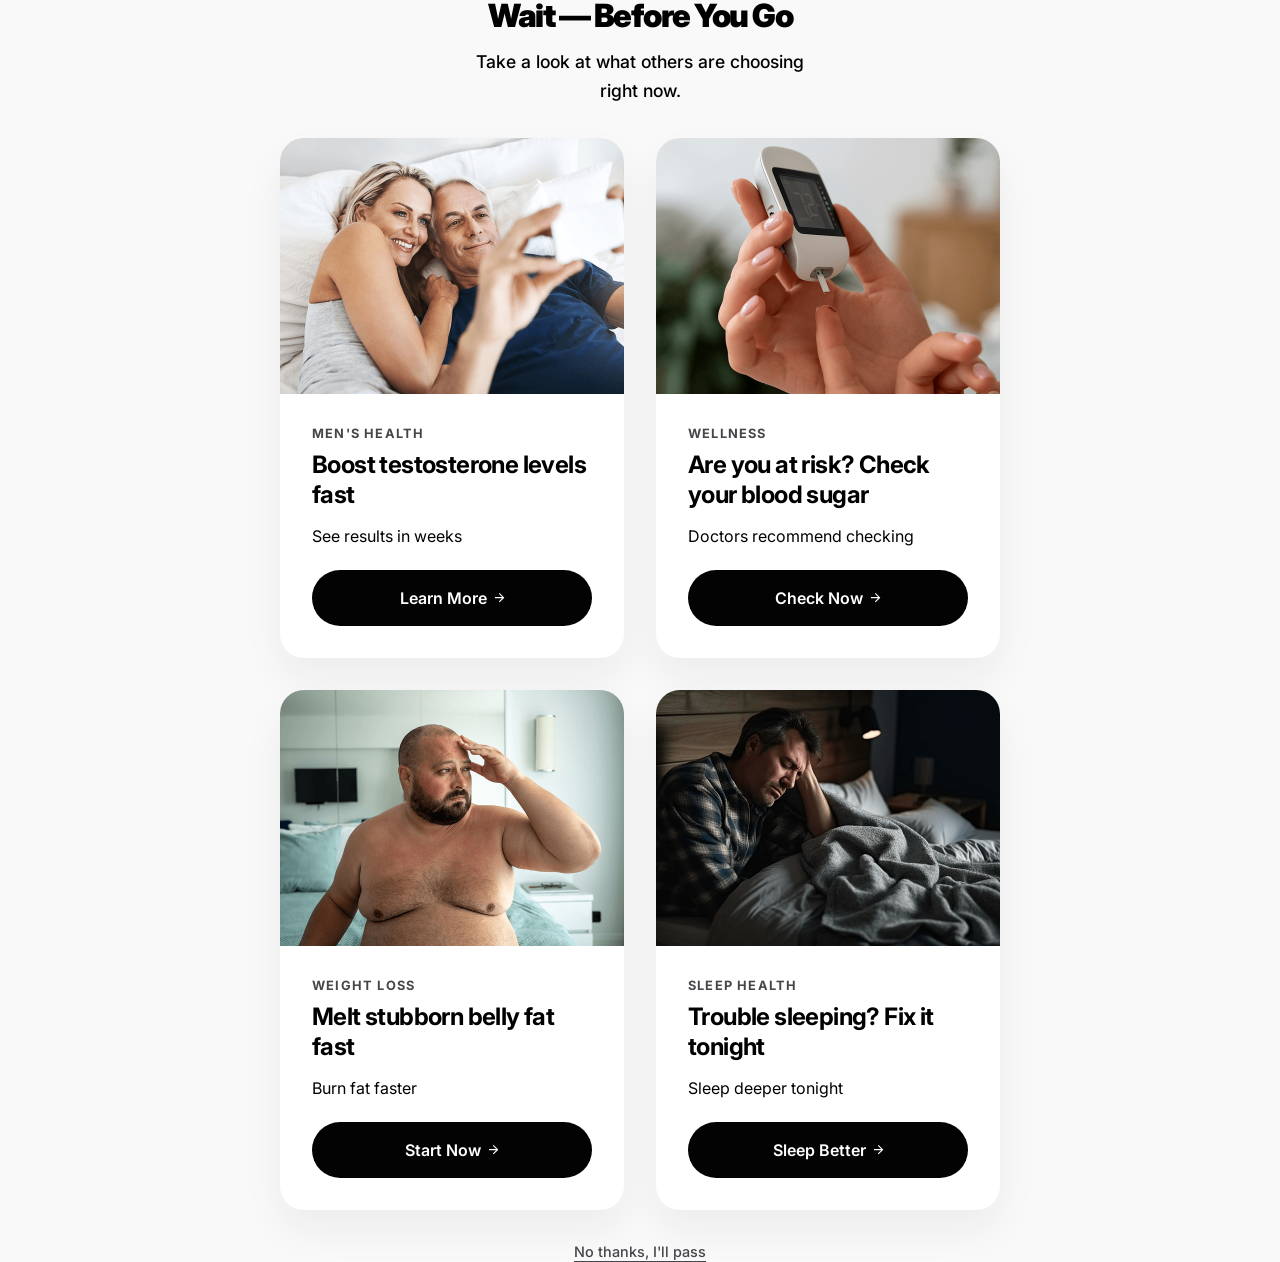
<file: back_button_page/back-button.html>
<!DOCTYPE html>
<html lang="en">
<head>
    <meta charset="UTF-8">
    <meta name="viewport" content="width=device-width, initial-scale=1.0">
    <title>Back Button Page</title>
    <link rel="stylesheet" href="css/style.css">
</head>
<body>
    <svg style="display: none;" xmlns="http://www.w3.org/2000/svg">
        <symbol id="arrow-right" viewBox="0 0 10 10">
            <path d="M7.10208 5.25H0V4.08333H7.10208L3.83542 0.816667L4.66667 0L9.33333 4.66667L4.66667 9.33333L3.83542 8.51667L7.10208 5.25Z" fill="white" />
        </symbol>
    </svg>

    <div class="back-button">
        <h1 class="title">Wait — Before You Go</h1>

        <p class="subtitle">Take a look at what others are choosing right now.</p>

        <section class="list">
            <div class="list__item">
                <div class="list__item-container">
                    <div class="list__item-image">
                        <img src="img/mens-health.png" alt="MEN'S HEALTH">
                    </div>

                    <div class="list__item-content">
                        <p class="list__item-cat">
                            MEN'S HEALTH
                        </p>

                        <h2 class="list__item-title">
                            Boost testosterone levels fast
                        </h2>

                        <p class="list__item-description">
                            See results in weeks
                        </p>

                        <a
                            class="list__item-button"
                            href="#"
                        >
                            Learn More

                            <svg>
                                <use href="#arrow-right" />
                            </svg>
                        </a>
                    </div>
                </div>
            </div>

            <div class="list__item">
                <div class="list__item-container">
                    <div class="list__item-image">
                        <img src="img/at-risk.png" alt="WELLNESS">
                    </div>

                    <div class="list__item-content">
                        <p class="list__item-cat">
                            WELLNESS
                        </p>

                        <h2 class="list__item-title">
                            Are you at risk? Check your blood sugar
                        </h2>

                        <p class="list__item-description">
                            Doctors recommend checking
                        </p>

                        <a
                            class="list__item-button"
                            href="#"
                        >
                            Check Now

                            <svg>
                                <use href="#arrow-right" />
                            </svg>
                        </a>
                    </div>
                </div>
            </div>

            <div class="list__item">
                <div class="list__item-container">
                    <div class="list__item-image">
                        <img src="img/weight-loss.png" alt="WEIGHT LOSS">
                    </div>

                    <div class="list__item-content">
                        <p class="list__item-cat">
                            WEIGHT LOSS
                        </p>

                        <h2 class="list__item-title">
                            Melt stubborn belly fat fast
                        </h2>

                        <p class="list__item-description">
                            Burn fat faster
                        </p>

                        <a
                            class="list__item-button"
                            href="#"
                        >
                            Start Now

                            <svg>
                                <use href="#arrow-right" />
                            </svg>
                        </a>
                    </div>
                </div>
            </div>

            <div class="list__item">
                <div class="list__item-container">
                    <div class="list__item-image">
                        <img src="img/sleep-health.png" alt="SLEEP HEALTH">
                    </div>

                    <div class="list__item-content">
                        <p class="list__item-cat">
                            SLEEP HEALTH
                        </p>

                        <h2 class="list__item-title">
                            Trouble sleeping? Fix it tonight
                        </h2>

                        <p class="list__item-description">
                            Sleep deeper tonight
                        </p>

                        <a
                            class="list__item-button"
                            href="#"
                        >
                            Sleep Better

                            <svg>
                                <use href="#arrow-right" />
                            </svg>
                        </a>
                    </div>
                </div>
            </div>
        </section>

        <section class="no-thanks">
            <a
                class="no-thanks__link"
                href="#"
            >
                No thanks, I'll pass
            </a>
        </section>
    </div>
    
</body>
</html>
</file>
<file: css/style.css>
@import url("https://fonts.googleapis.com/css2?family=Inter:ital,opsz,wght@0,14..32,100..900;1,14..32,100..900&family=Poppins:ital,wght@0,100;0,200;0,300;0,400;0,500;0,600;0,700;0,800;0,900;1,100;1,200;1,300;1,400;1,500;1,600;1,700;1,800;1,900&display=swap");
@font-face {
  font-family: "Switzer";
  src: url("../fonts/Switzer-Thin.woff2") format("woff2"), url("../fonts/Switzer-Thin.woff") format("woff"), url("../fonts/Switzer-Thin.ttf") format("truetype");
  font-weight: 100;
  font-display: swap;
  font-style: normal;
}
@font-face {
  font-family: "Switzer";
  src: url("../fonts/Switzer-ThinItalic.woff2") format("woff2"), url("../fonts/Switzer-ThinItalic.woff") format("woff"), url("../fonts/Switzer-ThinItalic.ttf") format("truetype");
  font-weight: 100;
  font-display: swap;
  font-style: italic;
}
@font-face {
  font-family: "Switzer";
  src: url("../fonts/Switzer-Extralight.woff2") format("woff2"), url("../fonts/Switzer-Extralight.woff") format("woff"), url("../fonts/Switzer-Extralight.ttf") format("truetype");
  font-weight: 200;
  font-display: swap;
  font-style: normal;
}
@font-face {
  font-family: "Switzer";
  src: url("../fonts/Switzer-ExtralightItalic.woff2") format("woff2"), url("../fonts/Switzer-ExtralightItalic.woff") format("woff"), url("../fonts/Switzer-ExtralightItalic.ttf") format("truetype");
  font-weight: 200;
  font-display: swap;
  font-style: italic;
}
@font-face {
  font-family: "Switzer";
  src: url("../fonts/Switzer-Light.woff2") format("woff2"), url("../fonts/Switzer-Light.woff") format("woff"), url("../fonts/Switzer-Light.ttf") format("truetype");
  font-weight: 300;
  font-display: swap;
  font-style: normal;
}
@font-face {
  font-family: "Switzer";
  src: url("../fonts/Switzer-LightItalic.woff2") format("woff2"), url("../fonts/Switzer-LightItalic.woff") format("woff"), url("../fonts/Switzer-LightItalic.ttf") format("truetype");
  font-weight: 300;
  font-display: swap;
  font-style: italic;
}
@font-face {
  font-family: "Switzer";
  src: url("../fonts/Switzer-Regular.woff2") format("woff2"), url("../fonts/Switzer-Regular.woff") format("woff"), url("../fonts/Switzer-Regular.ttf") format("truetype");
  font-weight: 400;
  font-display: swap;
  font-style: normal;
}
@font-face {
  font-family: "Switzer";
  src: url("../fonts/Switzer-Italic.woff2") format("woff2"), url("../fonts/Switzer-Italic.woff") format("woff"), url("../fonts/Switzer-Italic.ttf") format("truetype");
  font-weight: 400;
  font-display: swap;
  font-style: italic;
}
@font-face {
  font-family: "Switzer";
  src: url("../fonts/Switzer-Medium.woff2") format("woff2"), url("../fonts/Switzer-Medium.woff") format("woff"), url("../fonts/Switzer-Medium.ttf") format("truetype");
  font-weight: 500;
  font-display: swap;
  font-style: normal;
}
@font-face {
  font-family: "Switzer";
  src: url("../fonts/Switzer-MediumItalic.woff2") format("woff2"), url("../fonts/Switzer-MediumItalic.woff") format("woff"), url("../fonts/Switzer-MediumItalic.ttf") format("truetype");
  font-weight: 500;
  font-display: swap;
  font-style: italic;
}
@font-face {
  font-family: "Switzer";
  src: url("../fonts/Switzer-Semibold.woff2") format("woff2"), url("../fonts/Switzer-Semibold.woff") format("woff"), url("../fonts/Switzer-Semibold.ttf") format("truetype");
  font-weight: 600;
  font-display: swap;
  font-style: normal;
}
@font-face {
  font-family: "Switzer";
  src: url("../fonts/Switzer-SemiboldItalic.woff2") format("woff2"), url("../fonts/Switzer-SemiboldItalic.woff") format("woff"), url("../fonts/Switzer-SemiboldItalic.ttf") format("truetype");
  font-weight: 600;
  font-display: swap;
  font-style: italic;
}
@font-face {
  font-family: "Switzer";
  src: url("../fonts/Switzer-Bold.woff2") format("woff2"), url("../fonts/Switzer-Bold.woff") format("woff"), url("../fonts/Switzer-Bold.ttf") format("truetype");
  font-weight: 700;
  font-display: swap;
  font-style: normal;
}
@font-face {
  font-family: "Switzer";
  src: url("../fonts/Switzer-BoldItalic.woff2") format("woff2"), url("../fonts/Switzer-BoldItalic.woff") format("woff"), url("../fonts/Switzer-BoldItalic.ttf") format("truetype");
  font-weight: 700;
  font-display: swap;
  font-style: italic;
}
@font-face {
  font-family: "Switzer";
  src: url("../fonts/Switzer-Extrabold.woff2") format("woff2"), url("../fonts/Switzer-Extrabold.woff") format("woff"), url("../fonts/Switzer-Extrabold.ttf") format("truetype");
  font-weight: 800;
  font-display: swap;
  font-style: normal;
}
@font-face {
  font-family: "Switzer";
  src: url("../fonts/Switzer-ExtraboldItalic.woff2") format("woff2"), url("../fonts/Switzer-ExtraboldItalic.woff") format("woff"), url("../fonts/Switzer-ExtraboldItalic.ttf") format("truetype");
  font-weight: 800;
  font-display: swap;
  font-style: italic;
}
@font-face {
  font-family: "Switzer";
  src: url("../fonts/Switzer-Black.woff2") format("woff2"), url("../fonts/Switzer-Black.woff") format("woff"), url("../fonts/Switzer-Black.ttf") format("truetype");
  font-weight: 900;
  font-display: swap;
  font-style: normal;
}
@font-face {
  font-family: "Switzer";
  src: url("../fonts/Switzer-BlackItalic.woff2") format("woff2"), url("../fonts/Switzer-BlackItalic.woff") format("woff"), url("../fonts/Switzer-BlackItalic.ttf") format("truetype");
  font-weight: 900;
  font-display: swap;
  font-style: italic;
}
@font-face {
  font-family: "Switzer";
  src: url("../fonts/Switzer-Variable.woff2") format("woff2"), url("../fonts/Switzer-Variable.woff") format("woff"), url("../fonts/Switzer-Variable.ttf") format("truetype");
  font-weight: 100 900;
  font-display: swap;
  font-style: normal;
}
@font-face {
  font-family: "Switzer";
  src: url("../fonts/Switzer-VariableItalic.woff2") format("woff2"), url("../fonts/Switzer-VariableItalic.woff") format("woff"), url("../fonts/Switzer-VariableItalic.ttf") format("truetype");
  font-weight: 100 900;
  font-display: swap;
  font-style: italic;
}
@supports (font: -apple-system-body) and (not (-webkit-touch-callout: default)) {
  :root {
    font-size: 100%;
  }
}
* {
  box-sizing: border-box;
}

*:focus {
  outline: none;
}

body {
  margin: 0;
  padding: 0;
  background-color: #F1F5F8;
  font-family: "Switzer";
}

html,
body {
  min-width: 320px;
  font-size: 100%;
  font: -apple-system-body;
}

h1,
h2,
h3,
h4,
h5,
h6,
p {
  margin: 0;
}

button,
label {
  cursor: pointer;
}

main {
  padding: 24px 0 6px;
}

.container {
  max-width: 420px;
  margin: 0 auto;
  padding: 0 10px;
}

.title {
  display: flex;
  flex-direction: column;
  align-items: center;
  justify-content: center;
}
.title h1 {
  font-weight: 600;
  font-size: 1.5rem;
  letter-spacing: -2%;
  text-transform: capitalize;
  color: #1A1A1A;
  text-align: center;
}
.title p {
  font-weight: 500;
  font-size: 0.75rem;
  text-transform: uppercase;
  color: #1A1A1A;
  text-align: center;
}
.title__rating {
  display: flex;
  align-items: center;
  gap: 8px;
  margin-top: 8px;
  font-weight: 500;
  font-size: 0.75rem;
  text-transform: capitalize;
  color: #000000;
}
.title__rating svg {
  width: 107px;
}

.card {
  display: flex;
  align-items: center;
  justify-content: space-around;
  margin-top: 8px;
  padding: 24px 8px;
  background-color: #FFFFFF;
  border-radius: 24px;
  box-shadow: 0px 6px 16px 0px rgba(0, 0, 0, 0.1019607843);
}
.card__product {
  max-width: 122px;
}
.card__product img {
  width: 100%;
}
.card__info {
  display: flex;
  flex-direction: column;
  align-items: center;
  justify-content: center;
  max-width: 204px;
  width: 100%;
}
.card__info__image {
  display: block;
  margin-left: -12px;
}
.card__info h2 {
  margin-top: 16px;
  max-width: 178px;
  font-weight: 600;
  font-size: 1.125rem;
  line-height: 1.375rem;
  text-transform: capitalize;
}
.card__info h2 span {
  color: #40AD48;
  text-transform: uppercase;
}
.card__take-chance {
  display: flex;
  align-items: center;
  justify-content: center;
  gap: 14px;
  margin-top: 16px;
  padding: 14px 8px;
  background-color: #FFF4F4;
  background-image: url("data:image/svg+xml,%3csvg width='100%25' height='100%25' xmlns='http://www.w3.org/2000/svg'%3e%3crect width='100%25' height='100%25' fill='none' rx='14' ry='14' stroke='%23FF3939FF' stroke-width='2' stroke-dasharray='7%2c 7' stroke-dashoffset='0' stroke-linecap='butt'/%3e%3c/svg%3e");
  border-radius: 14px;
}
.card__take-chance svg {
  flex-shrink: 0;
  width: 47px;
  height: 38px;
}
.card__take-chance p {
  font-weight: 500;
  font-size: 0.75rem;
}
.card__take-chance p span {
  display: block;
  font-weight: 500;
  font-size: 0.625rem;
}
.card__take-chance p span strong {
  font-size: 0.8125rem;
  color: #40AD48;
}
.card__take-chance-50 {
  font-weight: 600 !important;
  font-size: 1rem !important;
  line-height: 1.438rem;
  color: #40AD48;
}
.card__take-chance-50 strong {
  font-size: 1.25rem !important;
  font-weight: 600 !important;
}
.card__take-chance-link {
  display: flex;
  align-items: center;
  justify-content: center;
  gap: 3px;
  width: 100%;
  height: 46px;
  margin-top: 20px;
  border-radius: 50px;
  font-weight: 600;
  font-size: 0.875rem;
  line-height: 1.375rem;
  color: #FFFFFF;
  background: linear-gradient(115.57deg, #70C37D 15.86%, #459761 81.12%), linear-gradient(99.3deg, #34A853 0%, #006E2C 100%);
  text-decoration: none;
  transition: all 0.3s ease;
}
.card__take-chance-link:hover {
  filter: brightness(1.08);
}

.advantages {
  display: block;
  margin-top: 24px;
  padding: 24px 0;
  border: 0.5px solid #BABABA;
  border-left: none;
  border-right: none;
}
.advantages__content {
  display: flex;
  align-items: center;
  justify-content: center;
  gap: 25px;
}
.advantages__item {
  display: flex;
  flex-direction: column;
  align-items: center;
  justify-content: center;
  gap: 12px;
  max-width: 92px;
  font-weight: 600;
  font-size: 0.8125rem;
  line-height: 0.875rem;
  text-align: center;
  text-transform: uppercase;
}
.advantages__item svg {
  width: 40px;
  height: 40px;
}

.comments {
  display: block;
  margin-top: 24px;
  padding: 16px;
  border: 0.5px solid #BABABA;
  border-radius: 16px;
}
.comments__list {
  display: flex;
  flex-direction: column;
  gap: 18px;
}
.comments__item {
  display: flex;
  align-items: flex-start;
  gap: 14px;
}
.comments__item:not(:last-child) {
  padding-bottom: 18px;
  border-bottom: 1px solid #D9D9D9;
}
.comments__item-avatar {
  width: 48px;
  height: 48px;
  flex-shrink: 0;
}
.comments__item-avatar img {
  width: 100%;
}
.comments__content {
  display: flex;
  flex-direction: column;
  gap: 8px;
}
.comments__name {
  display: flex;
  align-items: center;
  justify-content: flex-start;
  gap: 8px;
}
.comments__name span {
  display: flex;
  align-items: center;
  justify-content: center;
  font-weight: 500;
  font-size: 0.75rem;
  color: #555555;
  text-transform: capitalize;
}
.comments__date {
  font-weight: 600;
  font-size: 0.75rem;
}
.comments__text {
  font-weight: 400;
  font-size: 0.875rem;
}

.complete {
  position: sticky;
  bottom: 0;
  margin-top: 6px;
  padding: 16px 0px;
  transition: 0.2s ease all;
}
.complete__scroll {
  background: #FFFFFF;
  box-shadow: 0px -4px 10px 0px rgba(0, 0, 0, 0.1803921569);
}
.complete__button {
  display: flex;
  align-items: center;
  justify-content: center;
  gap: 3px;
  height: 56px;
  max-width: 330px;
  width: 100%;
  margin: 0 auto;
  background: linear-gradient(115.57deg, #70C37D 15.86%, #459761 81.12%), linear-gradient(99.3deg, #34A853 0%, #006E2C 100%);
  border-radius: 50px;
  font-family: Poppins;
  font-weight: 600;
  font-size: 1.438rem;
  line-height: 1.375rem;
  text-transform: uppercase;
  color: #FFFFFF;
  text-decoration: none;
  transition: all 0.3s ease;
}
.complete__button:hover {
  filter: brightness(1.08);
}
.complete__bottom {
  display: flex;
  align-items: center;
  justify-content: center;
  gap: 5px;
  margin-top: 12px;
}
.complete__bottom p {
  font-family: Poppins;
  font-weight: 400;
  font-size: 0.875rem;
  letter-spacing: 1%;
}
.complete__timer-block {
  display: flex;
  align-items: center;
  justify-content: center;
  gap: 2px;
  font-family: Poppins;
  font-weight: 700;
  font-size: 0.875rem;
  letter-spacing: 1%;
  text-transform: uppercase;
}

.footer {
  margin-bottom: 24px;
  font-family: Poppins;
  font-weight: 400;
  font-size: 0.875rem;
  text-align: center;
}

@media (min-width: 768px) {
  main {
    padding-top: 48px;
  }
  .container {
    max-width: 1000px;
  }
  .title h1 {
    font-size: 3rem;
  }
  .title p {
    font-size: 1.25rem;
  }
  .title__rating {
    font-size: 1rem;
  }
  .title__rating svg {
    width: 122px;
  }
  .card {
    justify-content: space-evenly;
    margin-top: 32px;
    padding: 48px 0;
  }
  .card__product {
    max-width: 180px;
  }
  .card__info {
    max-width: 460px;
  }
  .card__info h2 {
    max-width: unset;
    margin-top: 24px;
    font-size: 1.5rem;
  }
  .card__image {
    width: 176px;
  }
  .card__take-chance {
    gap: 18px;
    margin-top: 20px;
    padding: 20px;
    border-radius: 20px;
    background-image: url("data:image/svg+xml,%3csvg width='100%25' height='100%25' xmlns='http://www.w3.org/2000/svg'%3e%3crect width='100%25' height='100%25' fill='none' rx='20' ry='20' stroke='%23FF3939FF' stroke-width='2' stroke-dasharray='9%2c 9' stroke-dashoffset='0' stroke-linecap='square'/%3e%3c/svg%3e");
  }
  .card__take-chance svg {
    width: 70px;
    height: 57px;
  }
  .card__take-chance p {
    font-size: 1.25rem;
  }
  .card__take-chance p span {
    font-size: 1rem;
  }
  .card__take-chance p span strong {
    font-size: 1.375rem;
  }
  .card__take-chance-50 {
    margin-top: 12px;
    text-align: center;
    font-size: 1.375rem !important;
  }
  .card__take-chance-50 strong {
    font-size: 2rem !important;
  }
  .card__take-chance-link {
    max-width: 256px;
    height: 60px;
    margin-top: 24px;
    padding: 14px 22px;
    font-size: 1.125rem;
    line-height: 1.75rem;
  }
  .card__take-chance-link svg {
    width: 32px;
    height: 32px;
  }
  .advantages {
    margin-top: 40px;
  }
  .advantages__content {
    gap: 38px;
  }
  .advantages__item {
    flex-direction: row;
    max-width: 216px;
    font-size: 1.25rem;
    line-height: 1.5rem;
    text-align: left;
  }
  .advantages__item svg {
    flex-shrink: 0;
    width: 64px;
    height: 64px;
  }
  .comments {
    margin-top: 40px;
    padding: 40px 32px;
  }
  .comments__content {
    gap: 12px;
  }
  .comments__name span {
    gap: 1px;
    font-size: 0.875rem;
  }
  .comments__date {
    font-size: 0.875rem;
    line-height: 0.8;
  }
  .comments__text {
    font-size: 1rem;
  }
  .complete {
    position: relative;
  }
  .complete__scroll {
    background: unset;
    box-shadow: none;
  }
  .footer {
    margin-top: 8px;
  }
}
.popup {
  position: fixed;
  inset: 0;
  z-index: 9999;
  display: flex;
  align-items: center;
  justify-content: center;
  padding: 16px;
  background: rgba(0, 0, 0, 0.5);
}
.popup__container {
  width: 100%;
  max-width: 500px;
  padding: 32px;
  border-radius: 24px;
  background: #fff;
  box-shadow: 0px 6px 16px 0px rgba(0, 0, 0, 0.1019607843);
  text-align: center;
}
.popup__title {
  margin: 0 0 32px;
  color: #111827;
  font-size: 2.4rem;
  line-height: 1.25;
  font-weight: 800;
}
.popup__btn {
  display: flex;
  align-items: center;
  justify-content: center;
  gap: 3px;
  width: 100%;
  margin-top: 20px;
  padding: 20px;
  border: none;
  border-radius: 50px;
  font-weight: 600;
  font-size: 1.8rem;
  line-height: 1.4;
  color: #FFFFFF;
  background: linear-gradient(115.57deg, #70C37D 15.86%, #459761 81.12%), linear-gradient(99.3deg, #34A853 0%, #006E2C 100%);
  text-decoration: none;
  text-transform: uppercase;
  transition: all 0.3s ease;
}
.popup__btn:hover {
  filter: brightness(1.08);
}

body.popup-lock {
  overflow: hidden;
}

/*# sourceMappingURL=style.css.map */
</file>
<file: back_button_page/css/style.css>
@import url("https://fonts.googleapis.com/css2?family=Inter:ital,opsz,wght@0,14..32,100..900;1,14..32,100..900&display=swap");

@supports (font: -apple-system-body) and (not (-webkit-touch-callout: default)) {
    :root {
        font-size: 100%;
    }
}

* {
  box-sizing: border-box;
}

*:focus {
  outline: none;
}

body {
  margin: 0;
  padding: 0;
  background-color: #F9F9F9;
  font-family: "Inter", sans-serif;
}

html,
body {
  min-width: 320px;
  font-size: 100%;
  font: -apple-system-body;  
}

h1,
h2,
h3,
h4,
h5,
h6,
p {
  margin: 0;
}

button,
label {
  cursor: pointer;
}

main {
  padding: 32px 0 80px;
}

.title {
  margin-bottom: 16px;
  font-weight: 900;
  font-size: 1.875;
  line-height: 2rem;
  letter-spacing: -1.5px;
  text-align: center;
}

.subtitle {
  max-width: 342px;
  margin: 0 auto;
  font-weight: 500;
  font-size: 1.1rem;
  line-height: 1.8rem;
  text-align: center;
}

.list {
  display: flex;
  flex-direction: column;
  gap: 32px;
  max-width: 420px;
  margin: 0 auto;
  padding: 32px 24px;
}
.list__item {
  background-color: #FFFFFF;
  border-radius: 24px;
  box-shadow: 0px 20px 40px 0px rgba(26, 28, 28, 0.0588235294);
}
.list__item-container {
  display: flex;
  flex-direction: column;
  border-radius: 24px;
  overflow: hidden;
}
.list__item-image {
  width: 100%;
  height: 200px;
  overflow: hidden;
}
.list__item-image img {
  width: 100%;
  height: 100%;
  object-fit: cover;
  object-position: 50% 50%;
}
.list__item-content {
  display: flex;
  flex-direction: column;
  padding: 32px;
}
.list__item-cat {
  margin-bottom: 8px;
  font-weight: 700;
  font-size: 0.8rem;
  line-height: 1rem;
  letter-spacing: 1.2px;
  text-transform: uppercase;
  color: #46464A;
}
.list__item-title {
  margin-bottom: 8px;
  font-weight: 700;
  font-size: 1.5rem;
  line-height: 1.875rem;
  letter-spacing: -0.6px;
}
.list__item-button {
  display: flex;
  align-items: center;
  justify-content: center;
  gap: 8px;
  height: 56px;
  margin-top: 24px;
  background-color: #030304;
  border-radius: 9999px;
  font-weight: 600;
  font-size: 1rem;
  line-height: 1.5rem;
  text-decoration: none;
  color: #FFFFFF;
  transition: all 0.2s ease;
}
.list__item-button svg {
  width: 10px;
  height: 10px;
}
.list__item-button:hover {
  background-color: #383838;
}

.no-thanks {
  display: flex;
  justify-content: center;
}
.no-thanks__link {
  position: relative;
  font-weight: 500;
  font-size: 0.9rem;
  line-height: 1.3rem;
  text-align: center;
  text-decoration: none;
  color: #46464A;
  transition: all 0.2s ease;
}
.no-thanks__link::after {
  content: "";
  position: absolute;
  bottom: 0;
  left: 0;
  width: 100%;
  height: 1px;
  background-color: #46464A;
}
.no-thanks__link:hover {
  color: #030304;
}
.no-thanks__link:hover::after {
  background-color: #030304;
}

@media (min-width: 768px) {
  main {
    padding: 32px 0 40px;
  }
  .list {
    flex-direction: row;
    flex-wrap: wrap;
    max-width: 720px;
    padding: 32px 0;
  }
  .list__item {
    flex: 47%;
  }
  .list__item-image {
    height: 256px;
  }
  .list__item-title {
    margin-bottom: 16px;
  }
}

/*# sourceMappingURL=style.css.map */
</file>
